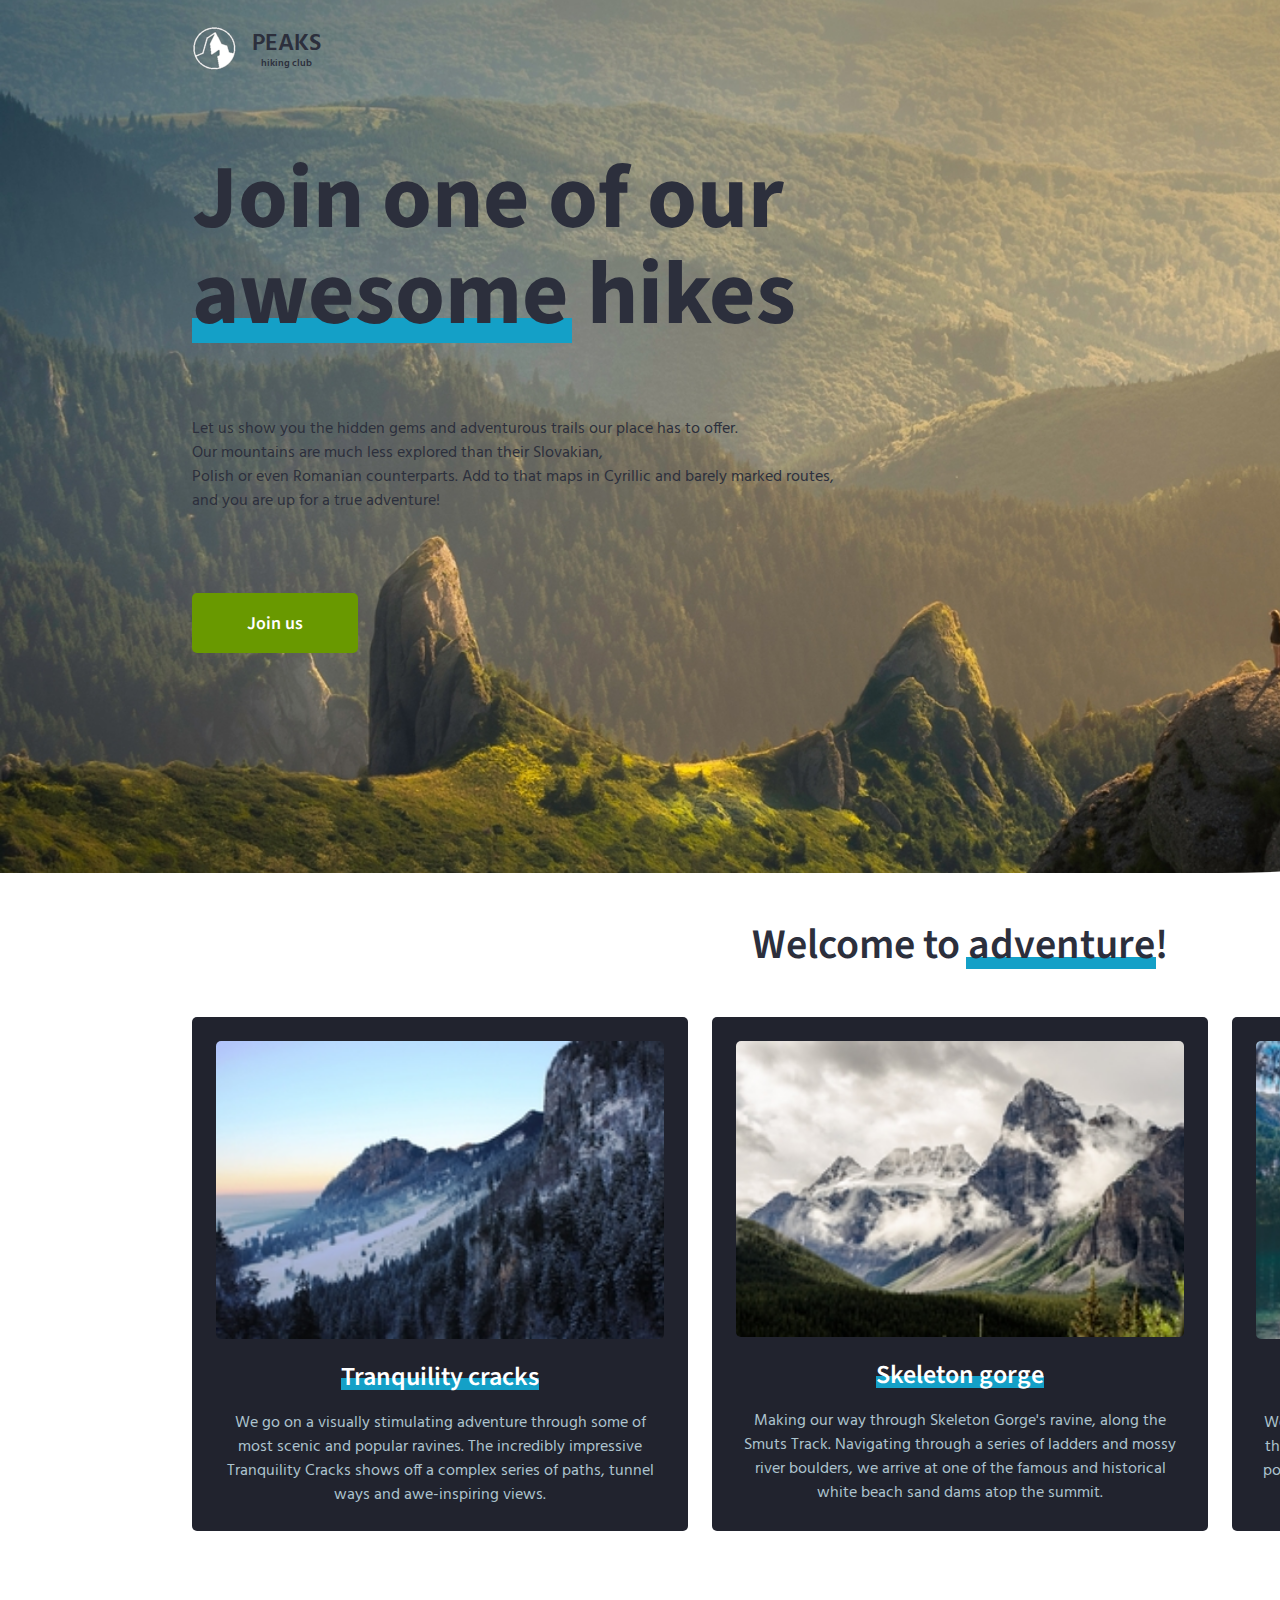
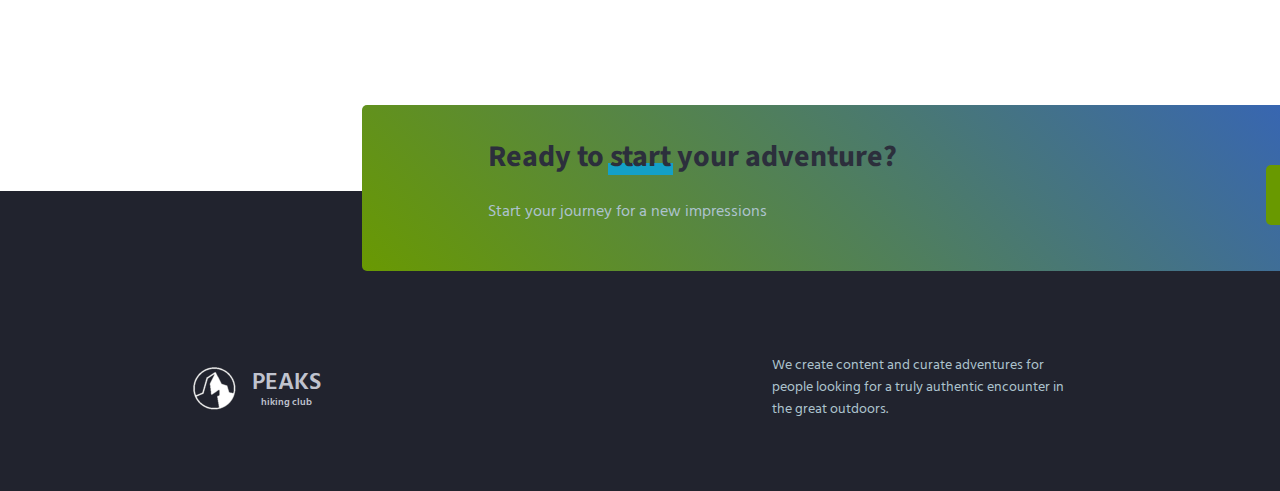
<file: layout1/index.html>
<!DOCTYPE html>
<html lang="en">

  <head>
    <meta charset="UTF-8">
    <meta name="viewport" content="width=device-width, initial-scale=1.0">
    <meta http-equiv="X-UA-Compatible" content="ie=edge">
    <link href="https://fonts.googleapis.com/css?family=Hind:400,600%7CSource+Sans+Pro:400,600,700%7CFresca" rel="stylesheet"/>

    <link rel="stylesheet" type="text/css" href="css/style1.css">
<!--     <link rel="stylesheet" type="text/css" href="css/style2.css">-->

    <title>PEAKS hiking club</title>
  </head>

  <body>
    <header class="header">
      <div class="header-wrap">
        <div class="landing-logo">
          <img src="img/m-logo.png" alt="logo" />
          <p>PEAKS<span>hiking club</span></p>
        </div>
        <p class="header_heading">
          Join one of our awesome hikes
        </p>
        <p class="header_text">
          Let us show you the hidden gems and adventurous trails our place has to offer.
          Our mountains are much less explored than their Slovakian,
          Polish or even Romanian counterparts. Add to that maps in Cyrillic and barely marked routes,
          and you are up for a true adventure!
        </p>
        <button class="header_button">Join us</button>
      </div>
    </header>
    <main class="section">
      <p class="section_text">
        Welcome to adventure!
      </p>
      <div class="section_card_wrap">
        <div class="section_card">
          <img class="section_card_img"
               src="img/m-1.jpg"
               alt="experts"/>
          <p class="section_card_heading">
            Tranquility cracks
            <span class="section_card_underline"></span>
          </p>
          <p class="section_card_text">
            We go on a visually stimulating adventure through some of most scenic and popular ravines.
            The incredibly impressive Tranquility Cracks shows off a complex series of paths, tunnel ways and awe-inspiring views.
          </p>
        </div>
        <div class="section_card">
          <img class="section_card_img"
               src="img/m-2.jpg"
               alt="content formats"/>
          <p class="section_card_heading">
            Skeleton gorge
            <span class="section_card_underline"></span>
          </p>
          <p class="section_card_text">
            Making our way through Skeleton Gorge's ravine, along the Smuts Track.
            Navigating through a series of ladders and mossy river boulders, we arrive at one of the famous and historical white beach sand dams atop the summit.
          </p>
        </div>
        <div class="section_card">
          <img class="section_card_img"
               src="img/m-3.jpg"
               alt="certificate"/>
          <p class="section_card_heading">
            Devils peak
            <span class="section_card_underline"></span>
          </p>
          <p class="section_card_text">
            We commence at the base of the Tafelberg start point walking the contour.
            With unique views and possibly the best vantage point to make out the entire Lion, lying below Table Mountain.
          </p>
        </div>
      </div>
      <div class="section_banner">
        <div class="section_banner_text_wrap">
          <p class="section_banner_heading">
            Ready to start your adventure?
          </p>
          <p class="section_banner_text">
            Start your journey for a new impressions
          </p>
        </div>
        <button class="section_banner_button">Join us</button>
      </div>
    </main>
    <footer class="footer">
      <div class="footer-wrap">
        <div class="footer_logo landing-logo">
          <img src="img/m-logo.png" alt="logo" />
          <p>PEAKS<span>hiking club</span></p>
        </div>
        <p class="footer_text">
          We create content  and curate adventures for  people looking for a truly authentic encounter in the great outdoors.
        </p>
        <span class="footer-cr">
          &copy; 2019 by PEAKS hiking club
        </span>
      </div>
    </footer>
  </body>

</html>
</file>
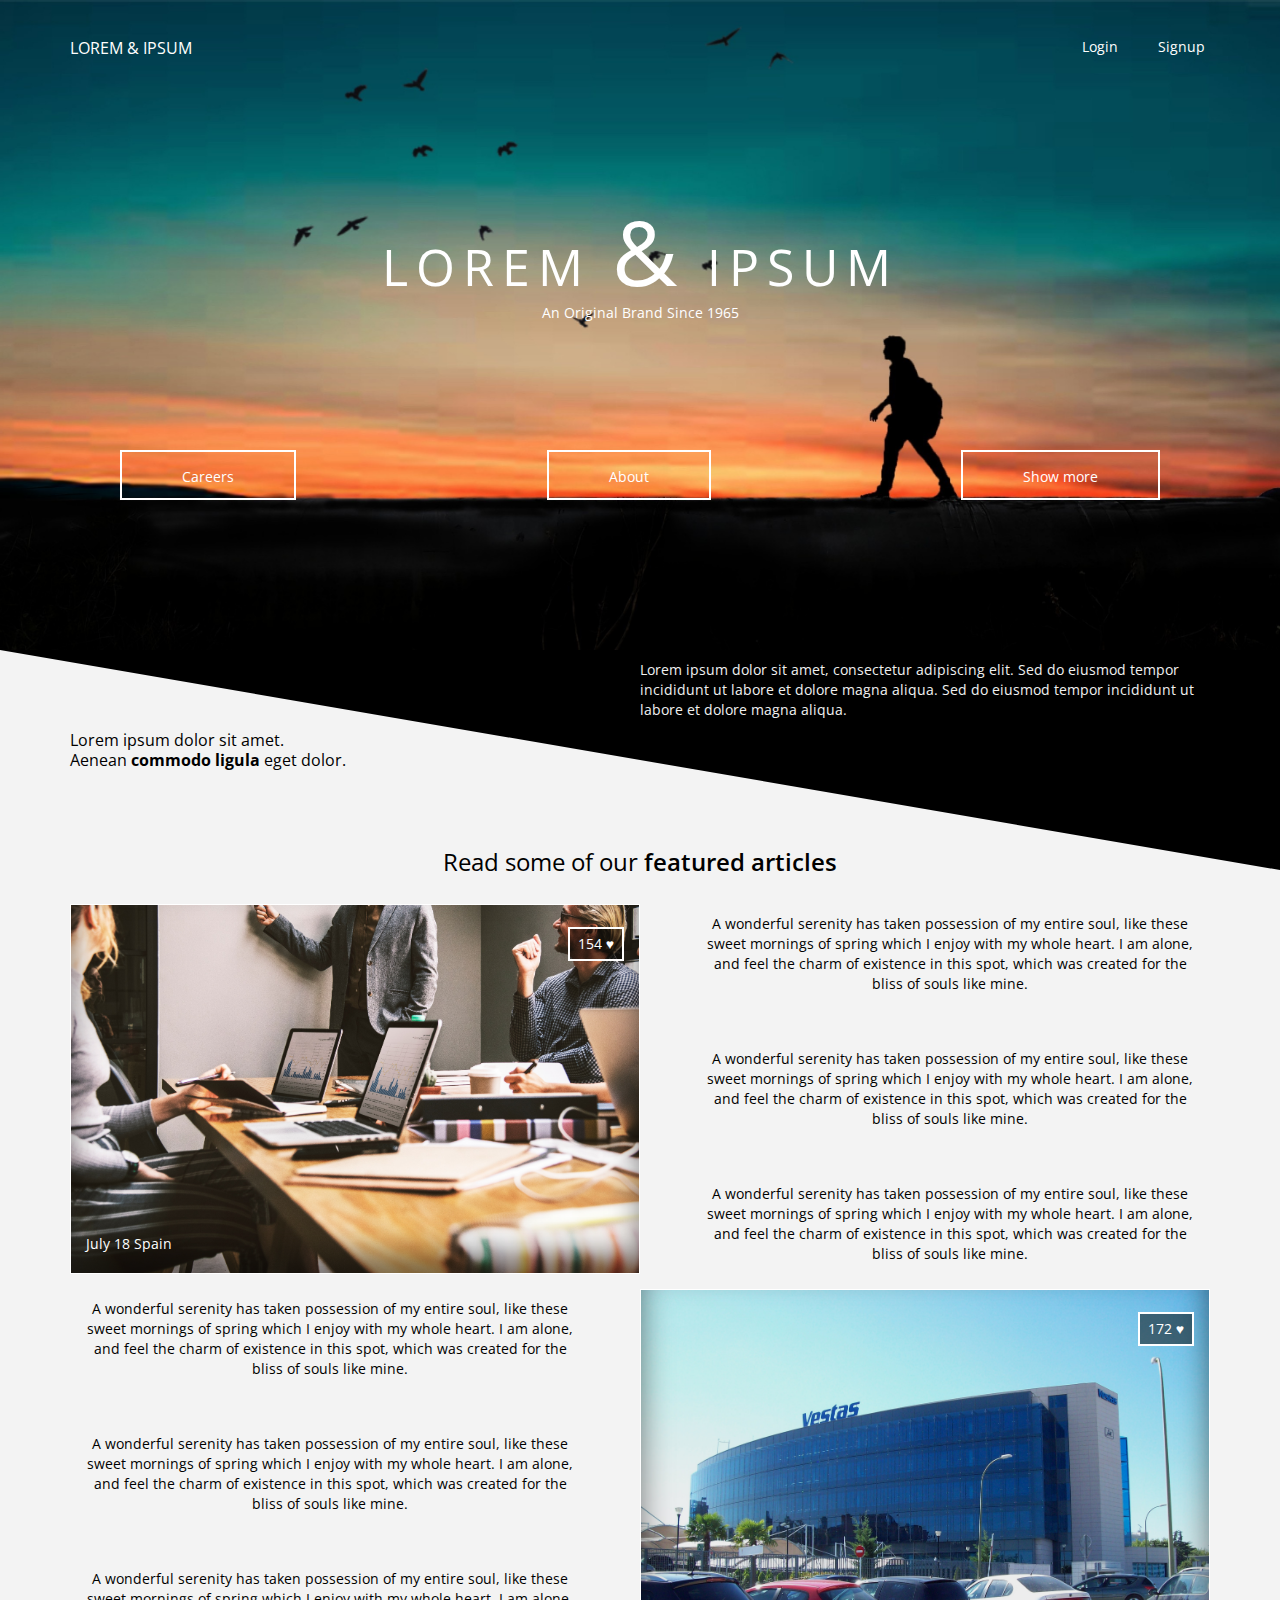
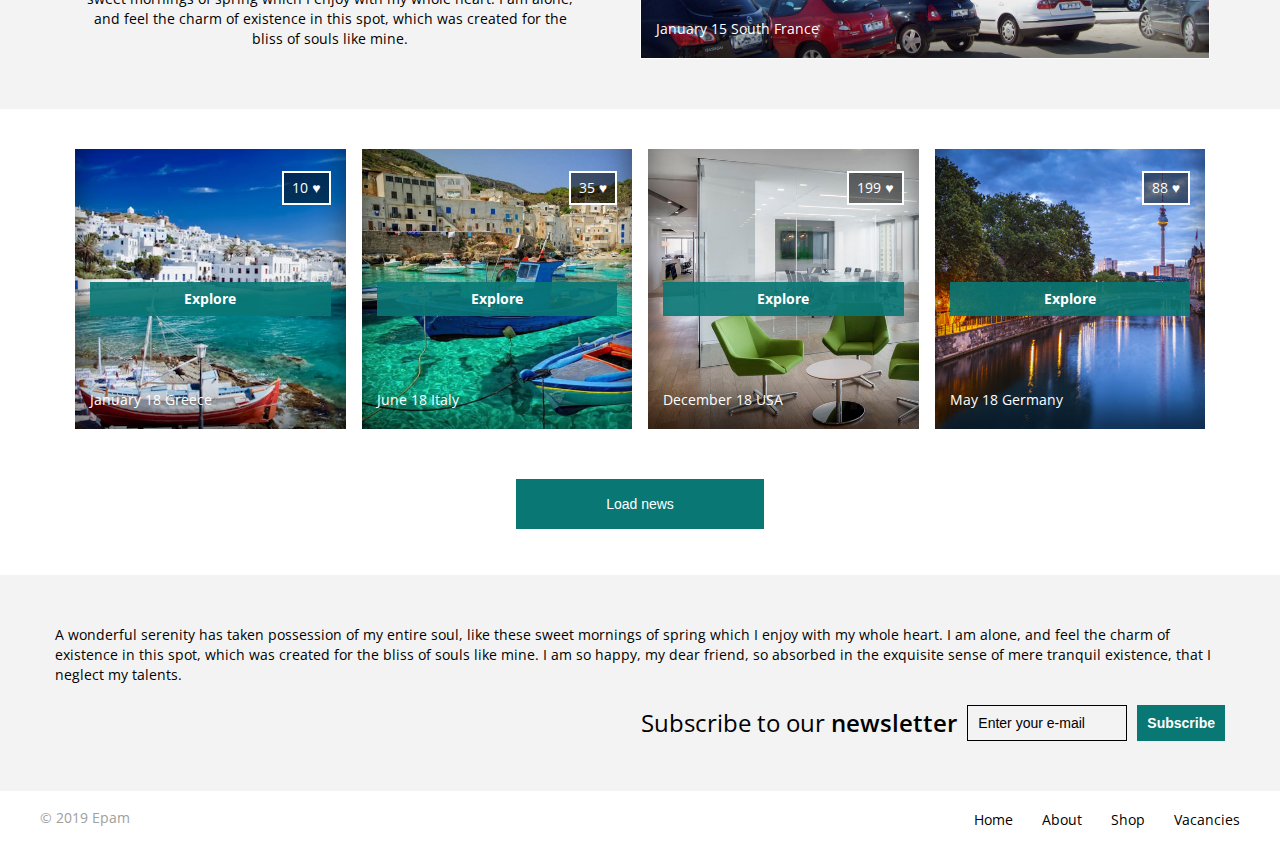
<file: layout2/index.html>
<!DOCTYPE html>
<html lang="en">
<head>
  <meta charset="UTF-8">
  <meta name="viewport" content="width=device-width, initial-scale=1.0">
  <meta http-equiv="X-UA-Compatible" content="ie=edge">
  <link rel="stylesheet" href="https://fonts.googleapis.com/css?family=Open+Sans">
  <link rel="stylesheet" href="./css/style.css">
  <title>LOREM & IPSUM</title>
</head>
<body>
  <header class="header">
    <div class="container">
      <div class="header-top">
        <p class="landing-logo">LOREM & IPSUM</p>
        <a href="#">Login</a>
        <a href="#">Signup</a>
      </div>
      <p class="header__heading">LOREM <span>&</span> IPSUM</p>
      <p class="header__text">An original brand since 1965</p>
      <nav class="header-links">
        <a href="#">Careers</a>
        <a href="#">About</a>
        <a href="#">Show more</a>
      </nav>
    </div>
  </header>
  <main>
    <div class="info-section">
      <div class="right-block">
        <div class="container">
          <p>Lorem ipsum dolor sit amet, consectetur adipiscing elit. Sed do eiusmod tempor
            incididunt ut labore et dolore magna aliqua. Sed do eiusmod tempor incididunt ut labore et dolore magna
            aliqua.
          </p>
        </div>
      </div>
      <div class="left-block">
        <div class="container">
          <p>Lorem ipsum dolor sit amet.
          Aenean <b>commodo ligula</b> eget dolor.</p>
        </div>
      </div>
    </div>
    <section class="section articles-section">
      <div class="container">
        <h2 class="section__heading">Read some of our <span>featured articles</span></h2>
        <div class="article">
          <div class="article-image">
            <img src="./img/sample-1.jpg"
            alt="sample-1">
            <div class="info">
              <p class="info__likes">154 <span>&hearts;</span></p>
              <p class="info__date"><time datetime="2018-07-18">July 18</time> Spain</p>
            </div>
          </div>
          <div class="article__text">
            <p>A wonderful serenity has taken possession of my entire soul, like these sweet mornings of spring which I
              enjoy with my whole heart. I am alone, and feel the charm of existence in this spot, which was created for
              the bliss of souls like mine.</p>
            <p>A wonderful serenity has taken possession of my entire soul, like these sweet mornings of spring which I
              enjoy with my whole heart. I am alone, and feel the charm of existence in this spot, which was created for
              the bliss of souls like mine.</p>
            <p>A wonderful serenity has taken possession of my entire soul, like these sweet mornings of spring which I
              enjoy with my whole heart. I am alone, and feel the charm of existence in this spot, which was created for
              the bliss of souls like mine.</p>
          </div>
        </div>
        <div class="article">
          <div class="article-image">
            <img src="./img/sample-2.jpg" alt="sample-2">
            <div class="info">
              <p class="info__likes">172 <span>&hearts;</span></p>
              <p class="info__date"><time datetime="2018-01-15">January 15</time> South France</p>
            </div>
          </div>
          <div class="article__text">
            <p>A wonderful serenity has taken possession of my entire soul, like these sweet mornings of spring which I
              enjoy with my whole heart. I am alone, and feel the charm of existence in this spot, which was created for
              the bliss of souls like mine.</p>
            <p>A wonderful serenity has taken possession of my entire soul, like these sweet mornings of spring which I
              enjoy with my whole heart. I am alone, and feel the charm of existence in this spot, which was created for
              the bliss of souls like mine.</p>
            <p>A wonderful serenity has taken possession of my entire soul, like these sweet mornings of spring which I
              enjoy with my whole heart. I am alone, and feel the charm of existence in this spot, which was created for
              the bliss of souls like mine.</p>
          </div>
        </div>
      </div>
    </section>
    <div class="section news-section">
      <div class="container">
        <div class="news">
          <div class="news__item">
            <img src="./img/news-list-1.jpg" alt="Greece">
            <div class="info">
              <p class="info__likes">10 <span>&hearts;</span></p>
              <a href="#">Explore</a>
              <p class="info__date"><time datetime="2018-01-18">January 18</time> Greece</p>
            </div>
          </div>
          <div class="news__item">
            <img src="./img/news-list-2.jpg" alt="Italy">
            <div class="info">
              <p class="info__likes">35 <span>&hearts;</span></p>
              <a href="#">Explore</a>
              <p class="info__date"><time datetime="2018-06-18">June 18</time> Italy</p>
            </div>
          </div>
          <div class="news__item">
            <img src="./img/news-list-3.jpg" alt="USA">
            <div class="info">
                <p class="info__likes">199 <span>&hearts;</span></p>
                <a href="#">Explore</a>
                <p class="info__date"><time datetime="2018-12-18">December 18</time> USA</p>
              </div>
          </div>
          <div class="news__item">
            <img src="./img/news-list-4.jpg" alt="Germany">
            <div class="info">
                <p class="info__likes">88 <span>&hearts;</span></p>
                <a href="#">Explore</a>
                <p class="info__date"><time datetime="2018-05-18">May 18</time> Germany</p>
              </div>
          </div>
        </div>
        <button type="button" class="btn">Load news</button>
      </div>
    </div>
    <section class="subscribe">
      <div class="container">
        <p>A wonderful serenity has taken possession of my entire soul, like these sweet mornings of spring which I enjoy with my whole heart. I am alone, and feel the charm of existence in this spot, which was created for the bliss of souls like mine. I am so happy, my dear friend, so absorbed in the exquisite sense of mere tranquil existence, that I neglect my talents. </p>
        <div class="subscribe-form">
          <h2 class="section__heading">Subscribe to our <span>newsletter</span></h2>
          <form>
            <input type="email" name="email" placeholder="Enter your e-mail" class="form__control">
            <button type="submit" name="submit" class="btn">Subscribe</button>
          </form>
        </div>
      </div>
    </section>
  </main>
  <footer class="footer">
    <div class="container">
    <p class="copyrights">&copy; 2019 Epam</p>
    <nav>
      <a href="#">Home</a>
      <a href="#">About</a>
      <a href="#">Shop</a>
      <a href="#">Vacancies</a>
    </nav>
    </div>
  </footer>
</body>
</html>
</file>
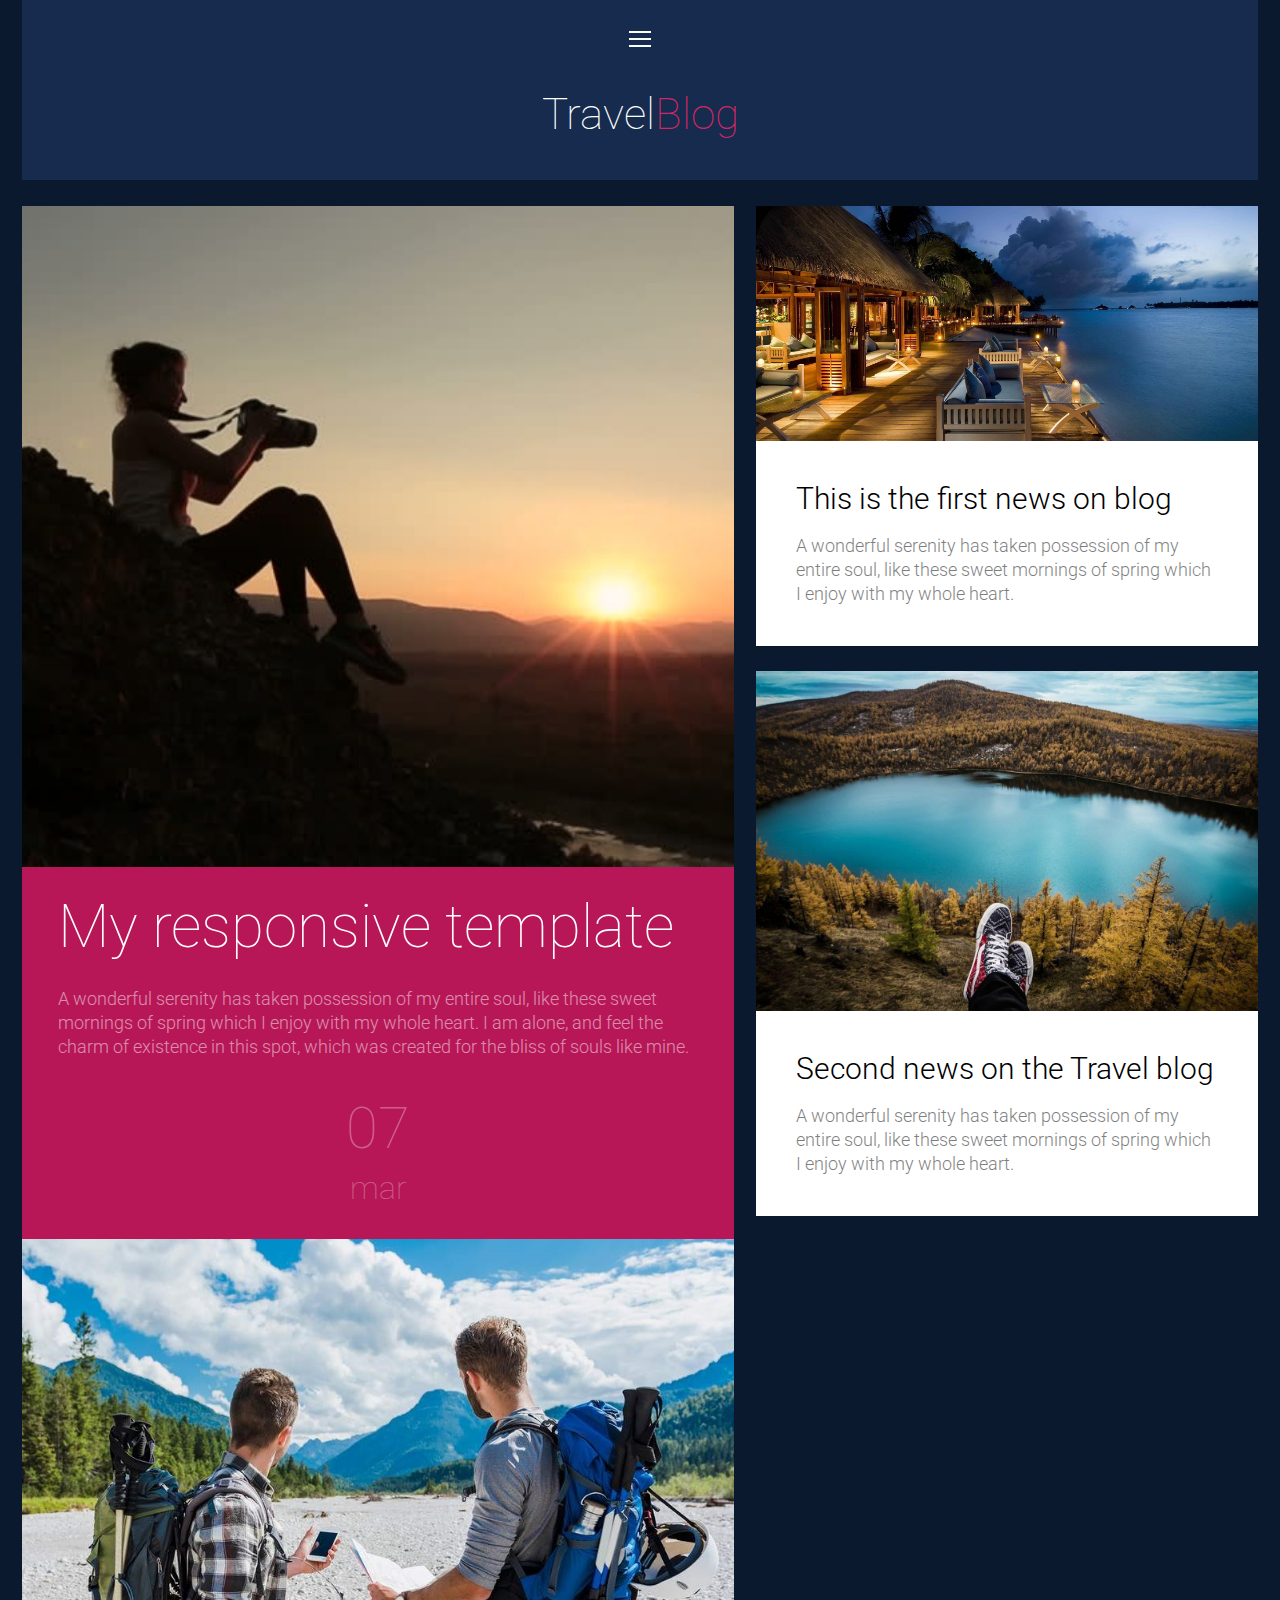
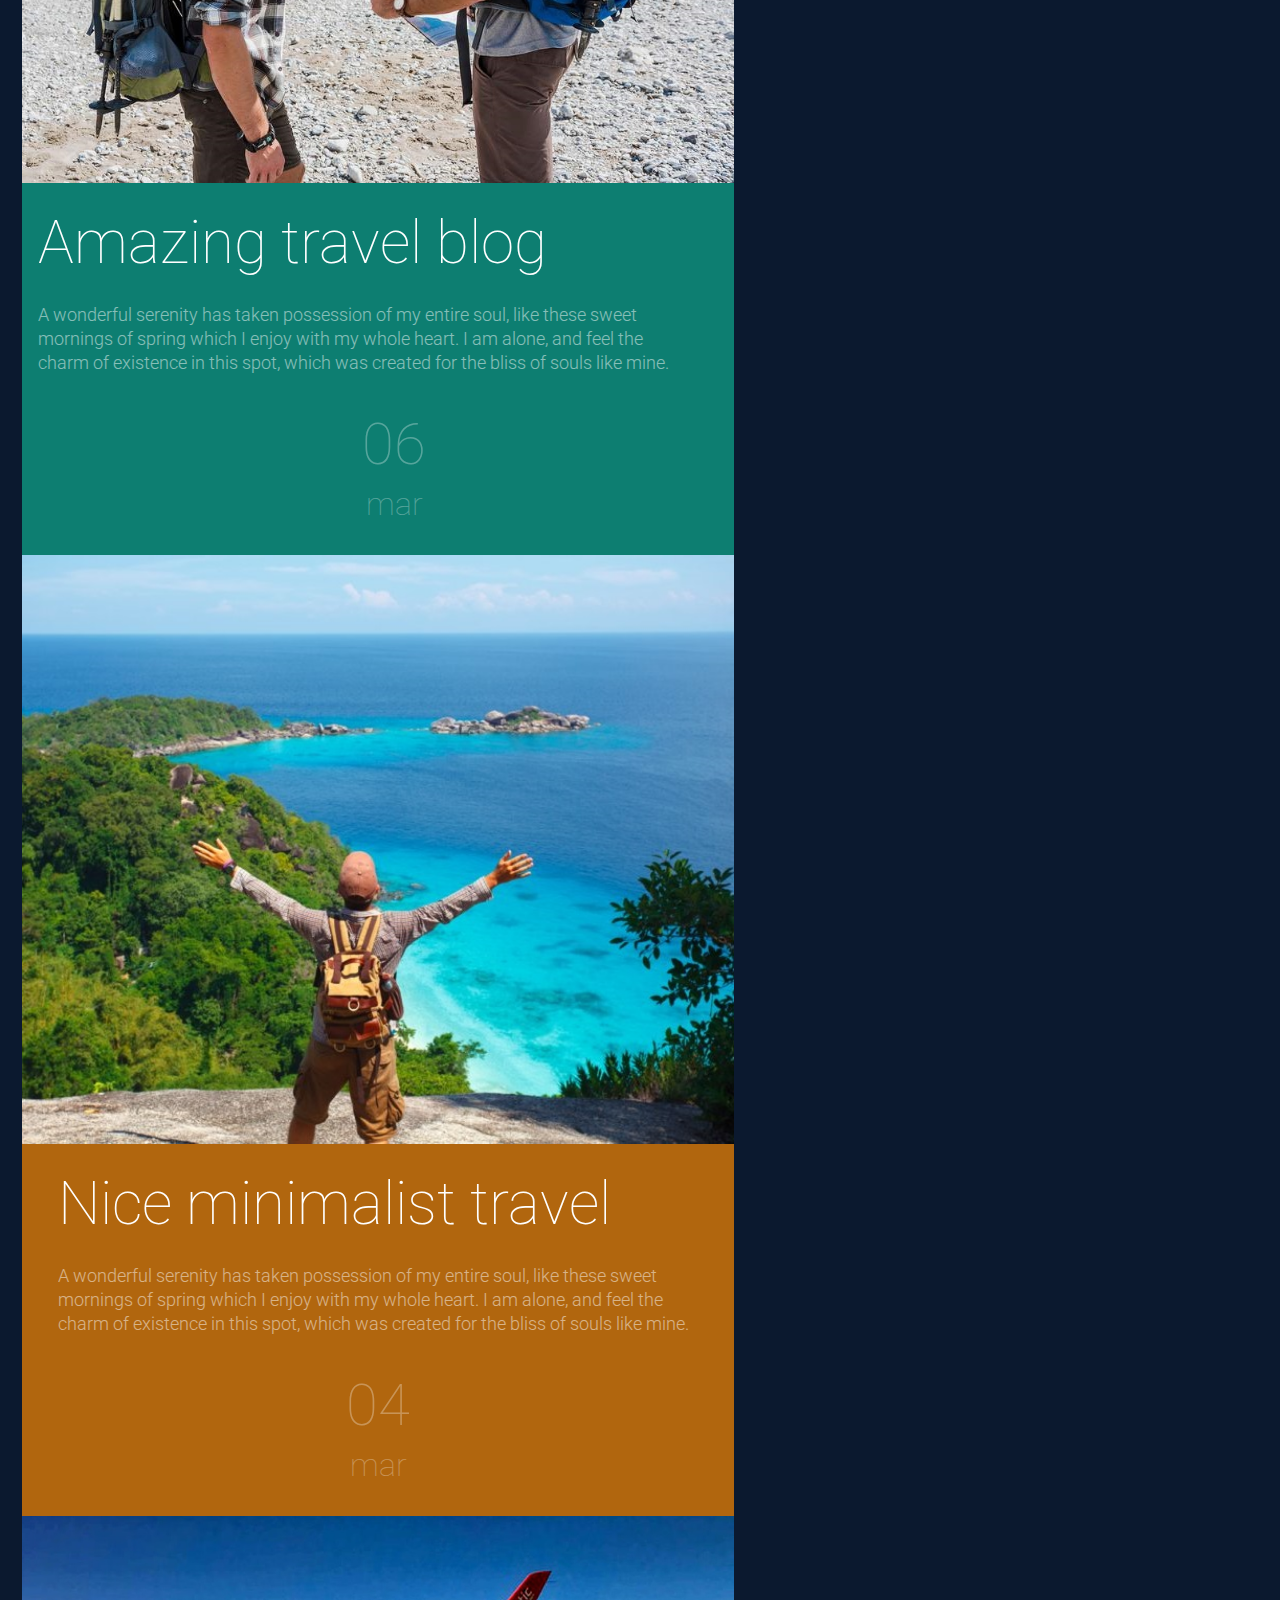
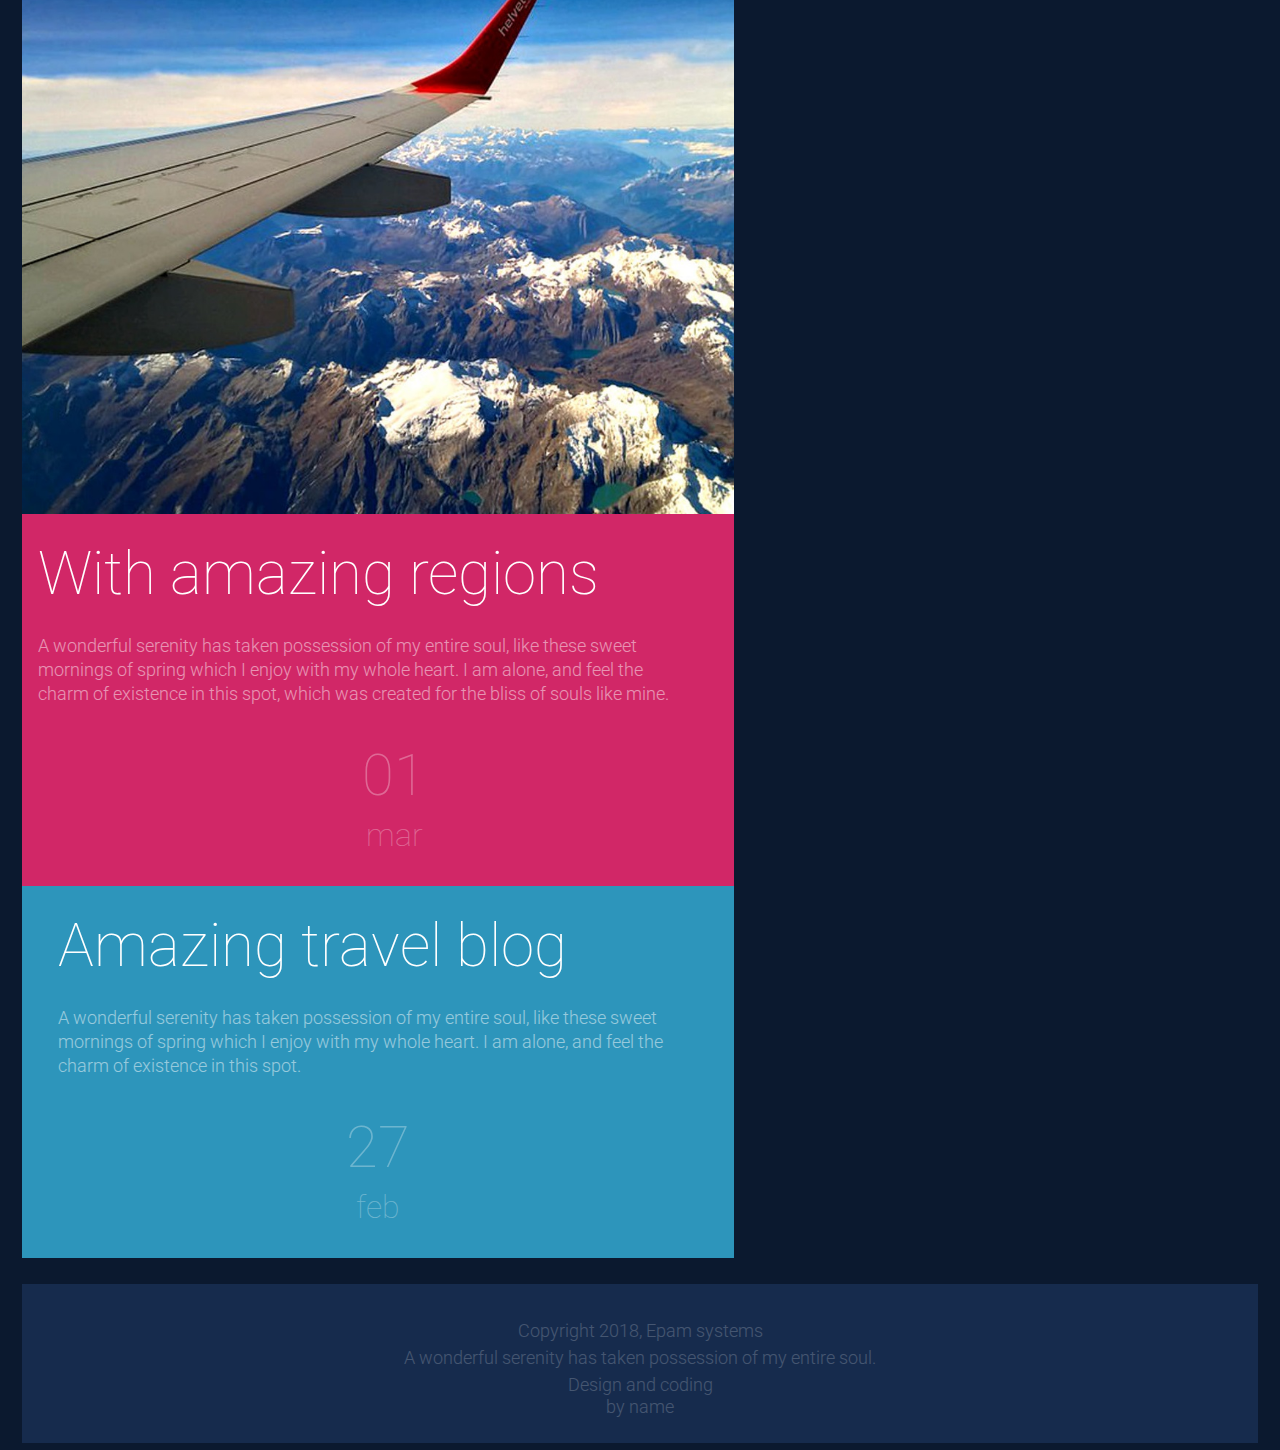
<file: layout3/index.html>
<!DOCTYPE html>
<html lang="en">
<head>
  <meta charset="UTF-8">
  <meta name="viewport" content="width=device-width, initial-scale=1.0">
  <meta http-equiv="X-UA-Compatible" content="ie=edge">
  <link rel="stylesheet" href="css/styles.css">
  <link href='https://fonts.googleapis.com/css?family=Roboto:400,100,300,700&subset=latin,latin-ext' rel='stylesheet'
    type='text/css'>
  <title>Responsive</title>
</head>
<body>
  <header class="header">
    <div class="header__wrapper">
      <h1>Travel<span>Blog</span></h1>
      <button class="header__menu-toggle" type="button">
        <span class="icon-bar"></span>
        <span class="icon-bar"></span>
        <span class="icon-bar"></span>
      </button>
      <nav class="header__menu">
        <a href="#">Blog</a>
        <a href="#">About</a>
        <a href="#">Archive</a>
        <a href="#">Contact</a>
      </nav>
    </div>
  </header>
  <main class="main">
    <div class="posts">
      <article class="post post-1">
        <div class="post-thumbnail">
          <a href="#">
            <img src="./img/post1.jpg" alt="My responsive template">
          </a>
        </div>
        <div class="post-content">
          <header>
            <time datetime="2018-03-07">07 <span>mar</span></time>
            <h2>
              <a href="#">My responsive template</a>
            </h2>
          </header>
          <div>
            <p>A wonderful serenity has taken possession of my entire soul, like these sweet mornings of spring which I
              enjoy
              with my whole heart. I am alone, and feel the charm of existence in this spot, which was created for the
              bliss
              of souls like mine.</p>
          </div>
        </div>
      </article>
      <article class="post post-2">
        <div class="post-thumbnail">
          <a href="#">
            <img src="./img/post2.jpg" alt="Amazing travel blog">
          </a>
        </div>
        <div class="post-content">
          <header>
            <time datetime="2018-03-06">06 <span>mar</span></time>
            <h2>
              <a href="#">Amazing travel blog</a>
            </h2>
          </header>
          <div>
            <p>A wonderful serenity has taken possession of my entire soul, like these sweet mornings of spring which I
              enjoy
              with my whole heart. I am alone, and feel the charm of existence in this spot, which was created for the
              bliss
              of souls like mine.</p>
          </div>
        </div>
      </article>
      <article class="post post-3">
        <div class="post-thumbnail">
          <a href="#">
            <img src="./img/post3.jpg" alt="Nice minimalist travel">
          </a>
        </div>
        <div class="post-content">
          <header>
            <time datetime="2018-03-04">04 <span>mar</span></time>
            <h2>
              <a href="#">Nice minimalist travel</a>
            </h2>
          </header>
          <div>
            <p>A wonderful serenity has taken possession of my entire soul, like these sweet mornings of spring which I
              enjoy
              with my whole heart. I am alone, and feel the charm of existence in this spot, which was created for the
              bliss
              of souls like mine.</p>
          </div>
        </div>
      </article>
      <article class="post post-4">
        <div class="post-thumbnail">
          <a href="#">
            <img src="./img/post4.jpg" alt="With amazing regions">
          </a>
        </div>
        <div class="post-content">
          <header>
            <time datetime="2018-03-01">01 <span>mar</span></time>
            <h2>
              <a href="#">With amazing regions</a>
            </h2>
          </header>
          <div>
            <p>A wonderful serenity has taken possession of my entire soul, like these sweet mornings of spring which I
              enjoy
              with my whole heart. I am alone, and feel the charm of existence in this spot, which was created for the
              bliss
              of souls like mine.</p>
          </div>
        </div>
      </article>
      <article class="post post-5">
        <div class="post-content">
          <header>
            <time datetime="2018-02-27">27 <span>feb</span></time>
            <h2>
              <a href="#">Amazing travel blog</a>
            </h2>
          </header>
          <div>
            <p>A wonderful serenity has taken possession of my entire soul, like these sweet mornings of spring which I
              enjoy with my whole heart. I am alone, and feel the charm of existence in this spot.</p>
          </div>
        </div>
      </article>
    </div>
    <aside class="sidebar">
      <article>
        <img src="./img/news1.jpg" alt="">
        <div class="post-content">
          <h2>This is the first news on blog</h2>
          <p>A wonderful serenity has taken possession of my entire soul, like these sweet mornings of spring which I
            enjoy with my whole heart.</p>
        </div>
      </article>
      <article>
        <img src="./img/news2.jpg" alt="">
        <div class="post-content">
          <h2>Second news on the Travel blog</h2>
          <p>A wonderful serenity has taken possession of my entire soul, like these sweet mornings of spring which I
            enjoy with my whole heart.</p>
        </div>
      </article>
    </aside>
  </main>
  <footer class="footer">
    <div class="footer__wrapper">
      <div class="copyrights">
        <p>Copyright <span property="schema:copyrightYear">2018</span>, <span property="schema:copyrightHolder">Epam
            systems</span></p>
        <p>A wonderful serenity has taken possession of my entire soul.</p>
      </div>
      <p class="made-by">Design and coding
        by name</p>
    </div>
  </footer>
</body>
</html>
</file>
<file: layout1/css/style1.css>
.landing-logo p, .footer .landing-logo p, .footer .footer-wrap {
  display: flex;
  align-items: center; }

body {
  margin: 0;
  min-width: 1920px;
  font-family: "Hind", sans-serif;
  background-color: #fff; }

button {
  -moz-border-radius: 5px;
  -webkit-border-radius: 5px;
  border-radius: 5px;
  background-color: #699900;
  height: 60px;
  padding: 0 55px;
  color: #fff;
  font-weight: 600;
  font-size: 18px;
  font-family: 'Source Sans Pro', sans-serif;
  border: none; }
  button:hover {
    background-color: #8ccc00;
    color: #e6e6e6; }

.header {
  padding: 26px 192px 220px;
  background: url("../img/m-h-day.jpg") no-repeat center/100% auto;
  border-radius: 700px/400px;
  border-top-right-radius: 0;
  border-top-left-radius: 0;
  border-bottom-left-radius: 0; }

.landing-logo, .footer .landing-logo {
  display: flex;
  align-items: center;
  color: #2c2f3c; }
  .landing-logo p, .footer .landing-logo p {
    flex-direction: column;
    margin: 0;
    padding-left: 15px;
    font-size: 24px;
    font-weight: 600;
    line-height: 28px; }
    .landing-logo p span, .footer .landing-logo p span {
      font-size: 10px;
      line-height: 10px; }

.header_heading {
  position: relative;
  max-width: 610px;
  margin: 80px 0 50px;
  z-index: 0;
  color: #2c2f3c;
  font: 700 90px 'Source Sans Pro', sans-serif;
  line-height: 96px; }
  .header_heading::before {
    content: "";
    position: absolute;
    left: 0;
    bottom: 0;
    z-index: -1;
    height: 25px;
    width: 380px;
    background-color: #14a0c7; }

.header_text {
  margin: 0 0 80px;
  white-space: pre-line;
  color: #2c2f3c;
  line-height: 24px; }

.section {
  padding: 0 192px;
  text-align: center; }

.section_text {
  position: relative;
  display: inline-block;
  z-index: 0;
  text-align: center;
  color: #2c2f3c;
  font: 600 42px 'Source Sans Pro', sans-serif; }
  .section_text::before {
    content: "";
    position: absolute;
    right: 12px;
    bottom: 6px;
    z-index: -1;
    height: 12px;
    width: 190px;
    background-color: #14a0c7; }

.section_card_wrap {
  display: flex;
  margin: 0 -12px 174px; }

.section_card {
  -moz-border-radius: 5px;
  -webkit-border-radius: 5px;
  border-radius: 5px;
  flex: 1 1 0;
  margin: 0 12px;
  padding: 24px;
  text-align: center;
  background-color: #21232e; }
  .section_card_img {
    -moz-border-radius: 5px;
    -webkit-border-radius: 5px;
    border-radius: 5px;
    width: 100%; }
  .section_card_heading {
    position: relative;
    display: inline-block;
    margin: 10px 0 0;
    z-index: 0;
    color: #fff;
    font-size: 26px;
    font-weight: 600;
    font-family: 'Source Sans Pro', sans-serif; }
    .section_card_heading .section_card_underline {
      position: absolute;
      display: inline-block;
      left: 0;
      top: 20px;
      z-index: -1;
      height: 12px;
      width: 100%;
      background-color: #14a0c7; }
  .section_card_text {
    margin-bottom: 0;
    color: #adc3ce;
    font-size: 16px;
    line-height: 24px; }

.section_banner {
  -moz-border-radius: 5px;
  -webkit-border-radius: 5px;
  border-radius: 5px;
  position: relative;
  display: flex;
  align-items: flex-end;
  justify-content: space-between;
  margin: 0 170px -80px;
  padding: 30px 126px 46px;
  background: linear-gradient(45deg, #699902 0%, #2b59de 100%); }
  .section_banner_text_wrap {
    text-align: left; }
  .section_banner_heading {
    position: relative;
    display: inline-block;
    margin: 0 0 5px;
    z-index: 0;
    color: #2c2f3c;
    font-size: 30px;
    font-weight: 700;
    font-family: 'Source Sans Pro', sans-serif; }
    .section_banner_heading::before {
      content: "";
      position: absolute;
      left: 120px;
      bottom: 3px;
      z-index: -1;
      height: 12px;
      width: 65px;
      background-color: #14a0c7; }
  .section_banner_text {
    margin-bottom: 0;
    font-size: 16px;
    color: #adc3ce; }

.footer {
  padding: 164px 192px 70px;
  color: #adc3ce;
  background-color: #21232e; }
  .footer .footer-wrap {
    justify-content: space-between; }
  .footer .landing-logo {
    color: #c0c3ce; }
  .footer .footer_text {
    max-width: 310px;
    margin: 0;
    font-size: 14px;
    line-height: 22px; }
</file>
<file: layout1/css/style2.css>
.landing-logo p, .footer .landing-logo p, .footer .footer-wrap {
  display: flex;
  align-items: center; }

body {
  margin: 0;
  min-width: 1920px;
  font-family: "Fresca", sans-serif;
  background-color: #21232e; }

button {
  -moz-border-radius: 5px;
  -webkit-border-radius: 5px;
  border-radius: 5px;
  background-color: #e3ac00;
  height: 60px;
  padding: 0 55px;
  color: #fff;
  font-weight: 600;
  font-size: 18px;
  font-family: 'Source Sans Pro', sans-serif;
  border: none; }
  button:hover {
    background-color: #ffc717;
    color: #e6e6e6; }

.header {
  padding: 26px 192px 220px;
  background: url("../img/m-h-night.jpg") no-repeat center/100% auto;
  border-radius: 700px/400px;
  border-top-right-radius: 0;
  border-top-left-radius: 0;
  border-bottom-left-radius: 0; }

.landing-logo, .footer .landing-logo {
  display: flex;
  align-items: center;
  color: #fff; }
  .landing-logo p, .footer .landing-logo p {
    flex-direction: column;
    margin: 0;
    padding-left: 15px;
    font-size: 24px;
    font-weight: 600;
    line-height: 28px; }
    .landing-logo p span, .footer .landing-logo p span {
      font-size: 10px;
      line-height: 10px; }

.header_heading {
  position: relative;
  max-width: 610px;
  margin: 80px 0 50px;
  z-index: 0;
  color: #fff;
  font: 700 90px 'Source Sans Pro', sans-serif;
  line-height: 96px; }
  .header_heading::before {
    content: "";
    position: absolute;
    left: 0;
    bottom: 0;
    z-index: -1;
    height: 25px;
    width: 380px;
    background-color: #ff4e33; }

.header_text {
  margin: 0 0 80px;
  white-space: pre-line;
  color: #fff;
  line-height: 24px; }

.section {
  padding: 0 192px;
  text-align: center; }

.section_text {
  position: relative;
  display: inline-block;
  z-index: 0;
  text-align: center;
  color: #fff;
  font: 600 42px 'Source Sans Pro', sans-serif; }
  .section_text::before {
    content: "";
    position: absolute;
    right: 12px;
    bottom: 6px;
    z-index: -1;
    height: 12px;
    width: 190px;
    background-color: #ff4e33; }

.section_card_wrap {
  display: flex;
  margin: 0 -12px 174px; }

.section_card {
  -moz-border-radius: 5px;
  -webkit-border-radius: 5px;
  border-radius: 5px;
  flex: 1 1 0;
  margin: 0 12px;
  padding: 24px;
  text-align: center;
  background-color: #3b3f50; }
  .section_card_img {
    -moz-border-radius: 5px;
    -webkit-border-radius: 5px;
    border-radius: 5px;
    width: 100%; }
  .section_card_heading {
    position: relative;
    display: inline-block;
    margin: 10px 0 0;
    z-index: 0;
    color: #fff;
    font-size: 26px;
    font-weight: 600;
    font-family: 'Source Sans Pro', sans-serif; }
    .section_card_heading .section_card_underline {
      position: absolute;
      display: inline-block;
      left: 0;
      top: 20px;
      z-index: -1;
      height: 12px;
      width: 100%;
      background-color: #ff4e33; }
  .section_card_text {
    margin-bottom: 0;
    color: #d1d1d1;
    font-size: 16px;
    line-height: 24px; }

.section_banner {
  -moz-border-radius: 5px;
  -webkit-border-radius: 5px;
  border-radius: 5px;
  position: relative;
  display: flex;
  align-items: flex-end;
  justify-content: space-between;
  margin: 0 170px -80px;
  padding: 30px 126px 46px;
  background: linear-gradient(45deg, #e3ab01 0%, #922b54 100%); }
  .section_banner_text_wrap {
    text-align: left; }
  .section_banner_heading {
    position: relative;
    display: inline-block;
    margin: 0 0 5px;
    z-index: 0;
    color: #fff;
    font-size: 30px;
    font-weight: 700;
    font-family: 'Source Sans Pro', sans-serif; }
    .section_banner_heading::before {
      content: "";
      position: absolute;
      left: 120px;
      bottom: 3px;
      z-index: -1;
      height: 12px;
      width: 65px;
      background-color: #ff4e33; }
  .section_banner_text {
    margin-bottom: 0;
    font-size: 16px;
    color: #d1d1d1; }

.footer {
  padding: 164px 192px 70px;
  color: #d1d1d1;
  background-color: #3b3f50; }
  .footer .footer-wrap {
    justify-content: space-between; }
  .footer .landing-logo {
    color: #c0c3ce; }
  .footer .footer_text {
    max-width: 310px;
    margin: 0;
    font-size: 14px;
    line-height: 22px; }
</file>
<file: layout2/css/style.css>
html,
body,
div,
span,
applet,
object,
iframe,
h1,
h2,
h3,
h4,
h5,
h6,
p,
blockquote,
pre,
a,
abbr,
acronym,
address,
big,
cite,
code,
del,
dfn,
em,
img,
ins,
kbd,
q,
s,
samp,
small,
strike,
strong,
sub,
sup,
tt,
var,
b,
u,
i,
center,
dl,
dt,
dd,
ol,
ul,
li,
fieldset,
form,
label,
legend,
table,
caption,
tbody,
tfoot,
thead,
tr,
th,
td,
article,
aside,
canvas,
details,
embed,
figure,
figcaption,
footer,
header,
hgroup,
menu,
nav,
output,
ruby,
section,
summary,
time,
mark,
audio,
video {
  margin: 0;
  padding: 0;
  border: 0;
  font-size: 100%;
  font: inherit;
  vertical-align: baseline;
}

article,
aside,
details,
figcaption,
figure,
footer,
header,
hgroup,
menu,
nav,
section {
  display: block;
}

body {
  line-height: 1;
}

ol,
ul {
  list-style: none;
}

blockquote,
q {
  quotes: none;
}

blockquote:before,
blockquote:after,
q:before,
q:after {
  content: '';
  content: none;
}

table {
  border-collapse: collapse;
  border-spacing: 0;
}

* {
  box-sizing: border-box;
}

html,
body {
  width: 100%;
}

body {
  min-width: 900px;
  font-family: 'Open Sans', sans-serif;
}

.container {
  max-width: 1200px;
  margin-left: auto;
  margin-right: auto;
  padding: 0 30px;
}

.btn {
  border: none;
  background-color: #097774;
  color: #fff;
}

.section__heading {
  font-size: 24px;
}

.section__heading span {
  font-weight: 600;
}

.header {
  padding: 40px 0 150px;
  background: #000 url("../img/sample2.jpg") no-repeat center bottom / cover;
}

.clip {
  width: 100%;
  height: 100%;
  clip-path: polygon(0 70%, 100% 100%, 100% 100%, 0 100%);
  background-color: #f3f3f3;
}

.header-top {
  display: flex;
  padding-right: 5px;
}

.header-top .landing-logo {
  margin-right: auto;
  color: #fff;
}

.header-top a {
  color: #fff;
  text-decoration: none;
  font-size: 14px;
}

.header-top a+a {
  margin-left: 40px;
}

.header__heading,
.header__text {
  text-align: center;
  color: #fff;
}

.header__heading {
  margin-top: 150px;
  font-size: 50px;
  letter-spacing: 8px;
}

.header__heading span {
  font-size: 90px;
}

.header__text {
  margin-top: 10px;
  font-size: 14px;
  text-transform: capitalize;
}

.header-links {
  display: flex;
  justify-content: space-between;
  padding: 0 50px;
  margin: 130px 0 0;
}

.header-links a {
  display: inline-block;
  height: 50px;
  padding: 0 60px;
  border: 2px solid #fff;
  font-size: 14px;
  line-height: 50px;
  color: #fff;
  text-decoration: none;
}

.info-section {
  background-color: #f3f3f3;
}

.info-section .right-block {
  padding: 10px 0 150px;
  background-color: #000;
  color: #fff;
  clip-path: polygon(0 0, 100% 0, 100% 100%, 0 0);
}

.info-section .right-block p {
  width: 50%;
  margin-left: auto;
  font-size: 14px;
  line-height: 20px;
  color: #f0f0f0;
}

.info-section .left-block {
  padding: 20px 0 80px;
  margin-top: -160px;
  color: #000;
}

.info-section .left-block p {
  white-space: pre-line;
  line-height: 20px;
}

.info-section .left-block p b {
  font-weight: bold;
}

.articles-section {
  padding-bottom: 50px;
  background-color: #f3f3f3;
}

.articles-section .section__heading {
  text-align: center;
  margin-bottom: 30px;
}

.article {
  display: flex;
}

.article-image {
  width: 50%;
  position: relative;
  height: 62vh;
  max-height: 370px;
  overflow: hidden;
  border: 1px solid #fff;
}

.article-image img {
  height: 100%;
}

.article__text {
  display: flex;
  flex-direction: column;
  justify-content: space-between;
  padding: 10px 10px 10px 60px;
  width: 50%;
  text-align: center;
}

.article__text p {
  font-size: 14px;
  line-height: 20px;
}

.article+.article {
  margin-top: 15px;
  flex-direction: row-reverse;
}

.article+.article .article__text {
  padding-left: 10px;
  padding-right: 60px;
}

.news-section {
  padding-top: 40px;
  padding-bottom: 46px;
  text-align: center;
}

.news-section .btn {
  margin-top: 50px;
  padding: 0 90px;
  line-height: 50px;
  font-size: 14px;
}

.news {
  display: grid;
  grid-template-columns: repeat(4, 1fr);
  grid-gap: 16px;
  padding: 0 5px;
}

.news .news__item {
  overflow: hidden;
  height: 280px;
  position: relative;
}

.news .news__item img {
  height: 100%;
}

.info {
  position: absolute;
  top: 0;
  left: 0;
  width: 100%;
  height: 100%;
  display: flex;
  flex-direction: column;
  justify-content: space-between;
  padding: 22px 15px;
  box-shadow: inset 0 -20px 30px 0 rgba(0, 0, 0, 0.5);
}

.info__likes {
  align-self: flex-end;
  padding: 8px;
  background: rgba(0, 0, 0, 0.5);
  border: 2px solid #fff;
  color: #fff;
  font-size: 14px;
}

.info a {
  color: #fff;
  text-decoration: none;
  background: rgba(9, 119, 116, 0.9);
  font-size: 14px;
  font-weight: bold;
  line-height: 34px;
}

.info .info__date {
  align-self: flex-start;
  color: #fff;
  font-size: 14px;
}

.subscribe {
  background-color: #f3f3f3;
}

.subscribe .container {
  padding: 50px 15px;
}

.subscribe p {
  font-size: 14px;
  line-height: 20px;
}

.subscribe-form {
  display: flex;
  justify-content: flex-end;
  align-items: center;
  margin-top: 20px;
}

.subscribe-form form {
  display: inline-flex;
  margin-left: 10px;
}

.form__control {
  height: 36px;
  padding: 0 10px;
  border: 1px solid #000;
  background: transparent;
  font-size: 14px;
  width: 160px;
}

.form__control::placeholder {
  color: #000;
}

.subscribe-form .btn {
  padding: 0 10px;
  margin-left: 10px;
  font-weight: bold;
  font-size: 14px;
  line-height: 36px;
}

.footer .container {
  display: flex;
  justify-content: space-between;
  padding: 20px 0;
}

.copyrights {
  color: #9e9e9e;
  font-size: 14px;
}

.footer a {
  color: #000;
  text-decoration: none;
  font-size: 14px;
}

.footer a+a {
  margin-left: 25px;
}
</file>
<file: layout3/css/styles.css>
/* http://meyerweb.com/eric/tools/css/reset/ 
   v2.0 | 20110126
   License: none (public domain)
*/
html,
body,
div,
span,
applet,
object,
iframe,
h1,
h2,
h3,
h4,
h5,
h6,
p,
blockquote,
pre,
a,
abbr,
acronym,
address,
big,
cite,
code,
del,
dfn,
em,
img,
ins,
kbd,
q,
s,
samp,
small,
strike,
strong,
sub,
sup,
tt,
var,
b,
u,
i,
center,
dl,
dt,
dd,
ol,
ul,
li,
fieldset,
form,
label,
legend,
table,
caption,
tbody,
tfoot,
thead,
tr,
th,
td,
article,
aside,
canvas,
details,
embed,
figure,
figcaption,
footer,
header,
hgroup,
menu,
nav,
output,
ruby,
section,
summary,
time,
mark,
audio,
video {
  margin: 0;
  padding: 0;
  border: 0;
  font-size: 100%;
  font: inherit;
  vertical-align: baseline;
}

/* HTML5 display-role reset for older browsers */
article,
aside,
details,
figcaption,
figure,
footer,
header,
hgroup,
menu,
nav,
section {
  display: block;
}

body {
  line-height: 1;
}

ol,
ul {
  list-style: none;
}

blockquote,
q {
  quotes: none;
}

blockquote:before,
blockquote:after,
q:before,
q:after {
  content: '';
  content: none;
}

table {
  border-collapse: collapse;
  border-spacing: 0;
}

* {
  box-sizing: border-box;
}

body {
  background-color: #0b192f;
  font-family: 'Roboto', sans-serif;
  font-weight: 300;
  font-size: 1rem;
}

img {
  max-width: 100%;
}

.header,
.main,
.footer {
  display: grid;
  grid-auto-rows: auto;
  grid-gap: 0 1.6rem;
  grid-template-columns: 1fr repeat(12, minmax(1rem, 5.825rem)) 1fr;
  min-width: 480px;
}

.header__wrapper,
.footer__wrapper {
  display: flex;
  grid-column: 2 / -2;
  grid-row: 1 / 2;
  padding: 0 24px;
}

.header__wrapper {
  background-color: #162b4d;
  align-items: center;
}

.header h1 {
  margin: 34px 0;
  color: #fff;
  font-size: 44px;
  font-weight: 100;
}

.header h1 span {
  color: #d12767;
}

.header__menu-toggle {
  margin-top: 30px;
  display: none;
  background: none;
  border: none;
}

.header__menu-toggle .icon-bar {
  position: relative;
  display: block;
  width: 1.375rem;
  height: .125rem;
  background-color: #fff;
}

.header__menu-toggle .icon-bar+.icon-bar {
  margin-top: .3125rem;
}

.header__menu {
  display: flex;
  align-self: stretch;
  align-items: center;
  margin-left: auto;
  padding-right: 20px;
}

.header__menu a {
  display: flex;
  align-items: center;
  padding: 0 24px;
  height: 100%;
  color: #fff;
  text-decoration: none;
  font-size: 22px;
}

.header__menu a:hover {
  background-color: #283d5f;
}

.main {
  padding-top: 1.6rem;
  padding-bottom: 1.6rem;
}

.posts {
  grid-column: 2 / 11;
  grid-row: 1 / 2;
  display: grid;
  grid-template-columns: 1fr;
}

.post {
  display: grid;
  grid-template-columns: repeat(2, 50%);
  grid-template-areas: "column-left column-right";
}

.post-1 {
  background: #B71757;
}

.post-2 {
  background: #0D7E71;
}

.post-3 {
  background: #b1660e;
}

.post-4 {
  background: #d12767;
}

.post-5 {
  background: #2d95bb;
}

.post:last-child {
  grid-template-columns: 1fr;
}

.post-thumbnail {
  display: flex;
  align-items: center;
}

.post a,
.post img {
  width: 100%;
  height: 100%;
}

.post img {
  display: block;
  object-fit: fill;
}

.post:nth-child(even) .post-thumbnail {
  grid-area: column-right;
}

.post a {
  color: #fff;
  text-decoration: none;
}

.post a:hover {
  color: #b8b8b8;
}

.post-thumbnail a:hover img {
  opacity: 0.5;
}

.post-content {
  display: flex;
  flex-direction: column;
  position: relative;
  color: #fff;
  padding: 44px 16px 44px 44px;
}

.post:nth-child(even) .post-content {
  padding-left: 16px;
  padding-right: 44px;
}

.post:last-child:nth-child(even) .post-content {
  padding-left: 44px;
  padding-right: 16px;
}

.post time {
  display: flex;
  flex-direction: column;
  align-items: flex-end;
  position: absolute;
  top: 24px;
  right: 16px;
  font-size: 58px;
  opacity: 0.3;
  font-weight: 100;
}

.post time span {
  margin-top: 15px;
  font-size: 32px;
}

.post:nth-child(even) time {
  right: auto;
  left: 16px;
}

.post:last-child:nth-child(even) time {
  left: auto;
  right: 16px;
}

.post-content h2 {
  font-size: 60px;
  font-size: 3.75rem;
  font-weight: 100;
}

.post-content p {
  margin-top: 30px;
  opacity: 0.5;
  font-size: 18px;
  line-height: 24px;
}

.post h2,
.post p {
  padding-right: 122px;
}

.post:nth-child(even) h2,
.post:nth-child(even) p {
  text-align: right;
  padding-left: 122px;
  padding-right: 0;
}

.post:last-child:nth-child(even) h2,
.post:last-child:nth-child(even) p {
  text-align: left;
  padding-left: 0;
  padding-right: 122px;
}

.sidebar {
  grid-column: 11 / 14;
  grid-row: 1 / 2;
}

.sidebar article {
  background-color: #fff;
  margin-bottom: 1.6rem;
}

.sidebar .post-content {
  padding: 40px;
  color: #000;
}

.sidebar article h2 {
  margin-top: 0;
  font-size: 30px;
  font-weight: 300;
}

.sidebar article p {
  margin-top: 20px;
}

.footer {
  margin-bottom: 7px;
}

.footer__wrapper {
  padding: 36px 20px;
  justify-content: space-between;
  background-color: #162b4d;
}

.footer p {
  color: #fff;
  opacity: 0.2;
  font-size: 18px;
  line-height: 22px;
  margin-bottom: 5px;
}

.made-by {
  white-space: pre-line;
}

@media screen and (max-width: 1400px) {
  .header,
  .main,
  .footer {
    grid-column-gap: 1.4rem;
  }

  .header__wrapper,
  .footer__wrapper {
    flex-direction: column;
    align-items: center;
    text-align: center;
  }

  .header__wrapper {
    flex-direction: column-reverse;
  }

  .header h1 {
    margin: 44px 0;
  }

  .header__menu {
    display: none;
  }

  .header__menu-toggle {
    display: block;
  }

  .posts {
    grid-column: 2 / 9;
  }

  .post {
    grid-template-columns: 1fr;
    grid-template-areas: "column-left"
      "column-right";
  }

  .post:nth-child(even) .post-thumbnail {
    grid-area: column-left;
  }

  .post-content {
    padding: 30px 36px 180px;
  }

  .post time {
    position: absolute;
    top: calc(100% - 140px);
    left: 0;
    width: 100%;
    align-items: center;
  }

  .post:nth-child(even) time {
    align-items: center;
  }

  .post:nth-child(even) h2,
  .post:nth-child(even) p {
    padding-left: 0;
    text-align: left;
  }

  .post h2,
  .post p {
    padding-right: 0;
  }

  .sidebar {
    grid-column: 9 / 14;
  }

  .footer__wrapper {
    padding: 36px 30px 20px;
  }
}

@media screen and (max-width: 768px) {
  .header,
  .main,
  .footer {
    grid-column-gap: 1rem;
  }

  .posts,
  .sidebar {
    grid-column: 2 / -2;
  }

  .sidebar {
    grid-row: 2 / 3;
  }
}
</file>
